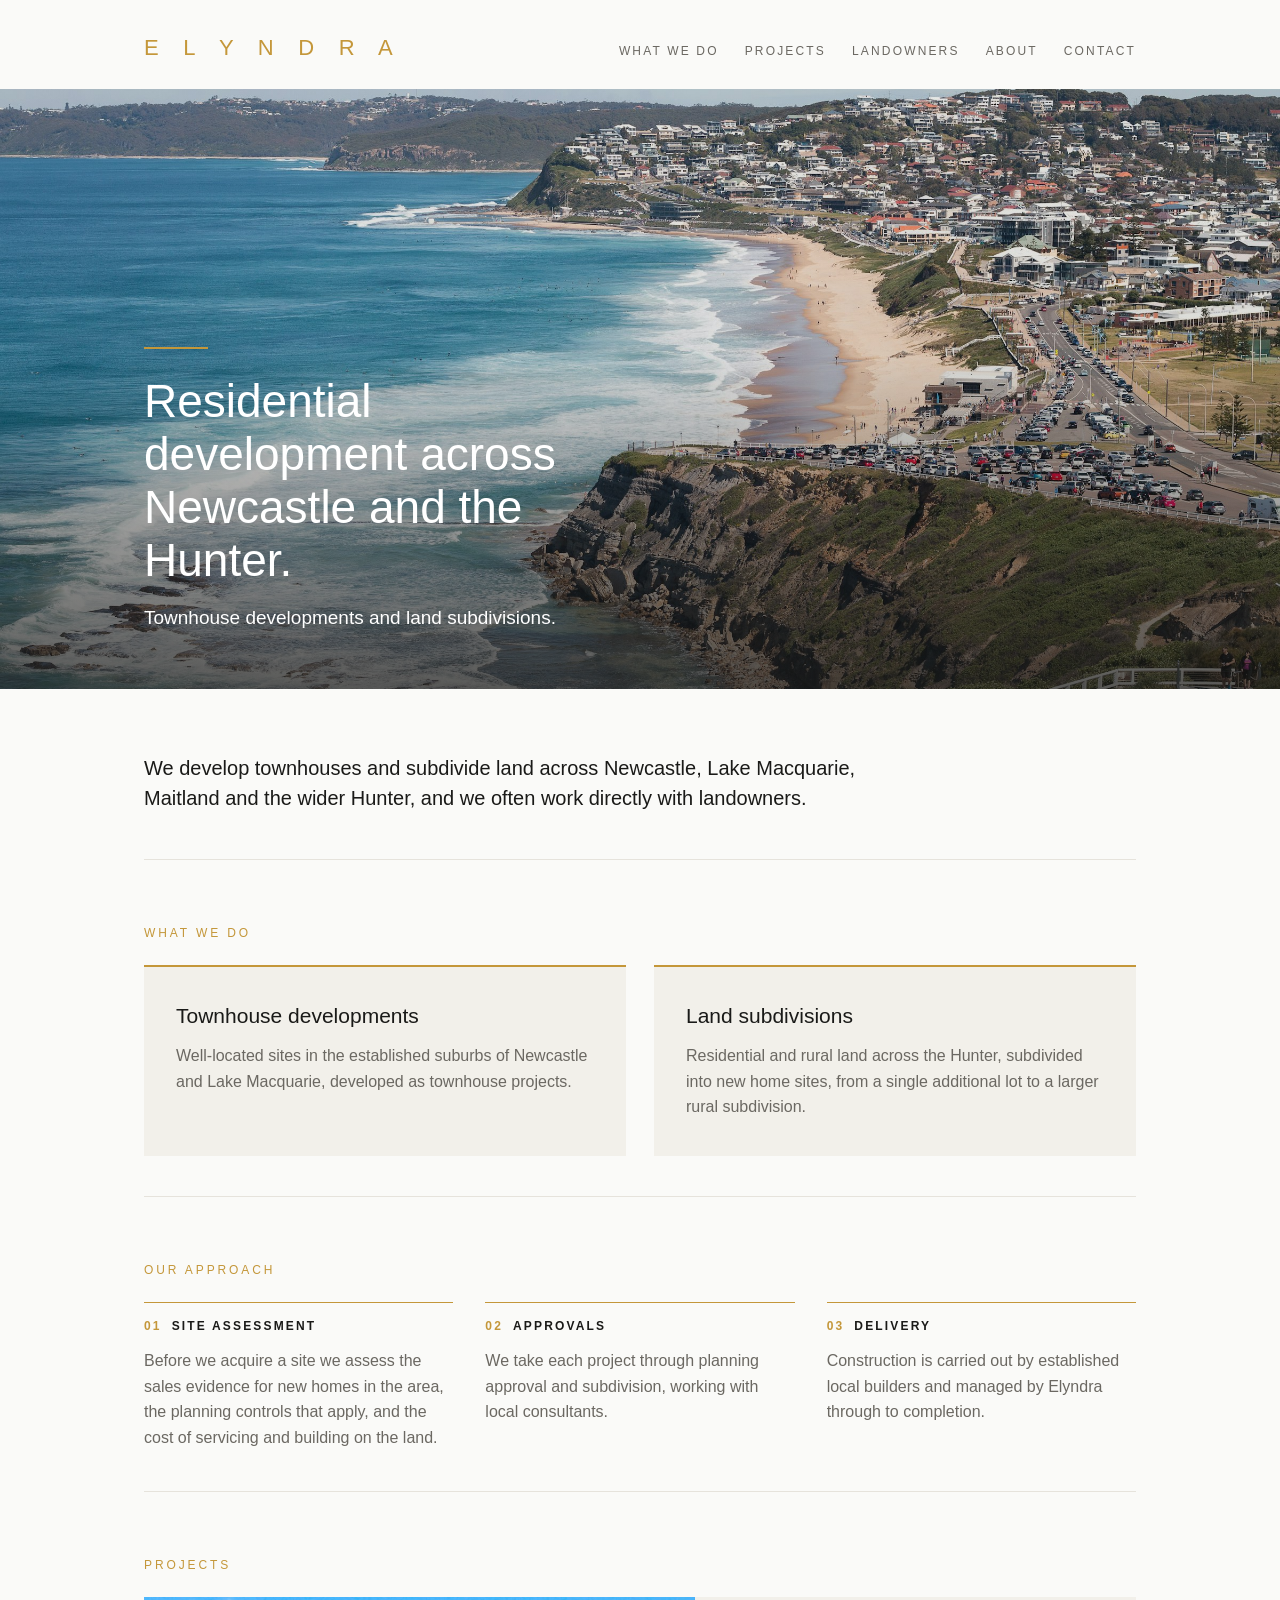
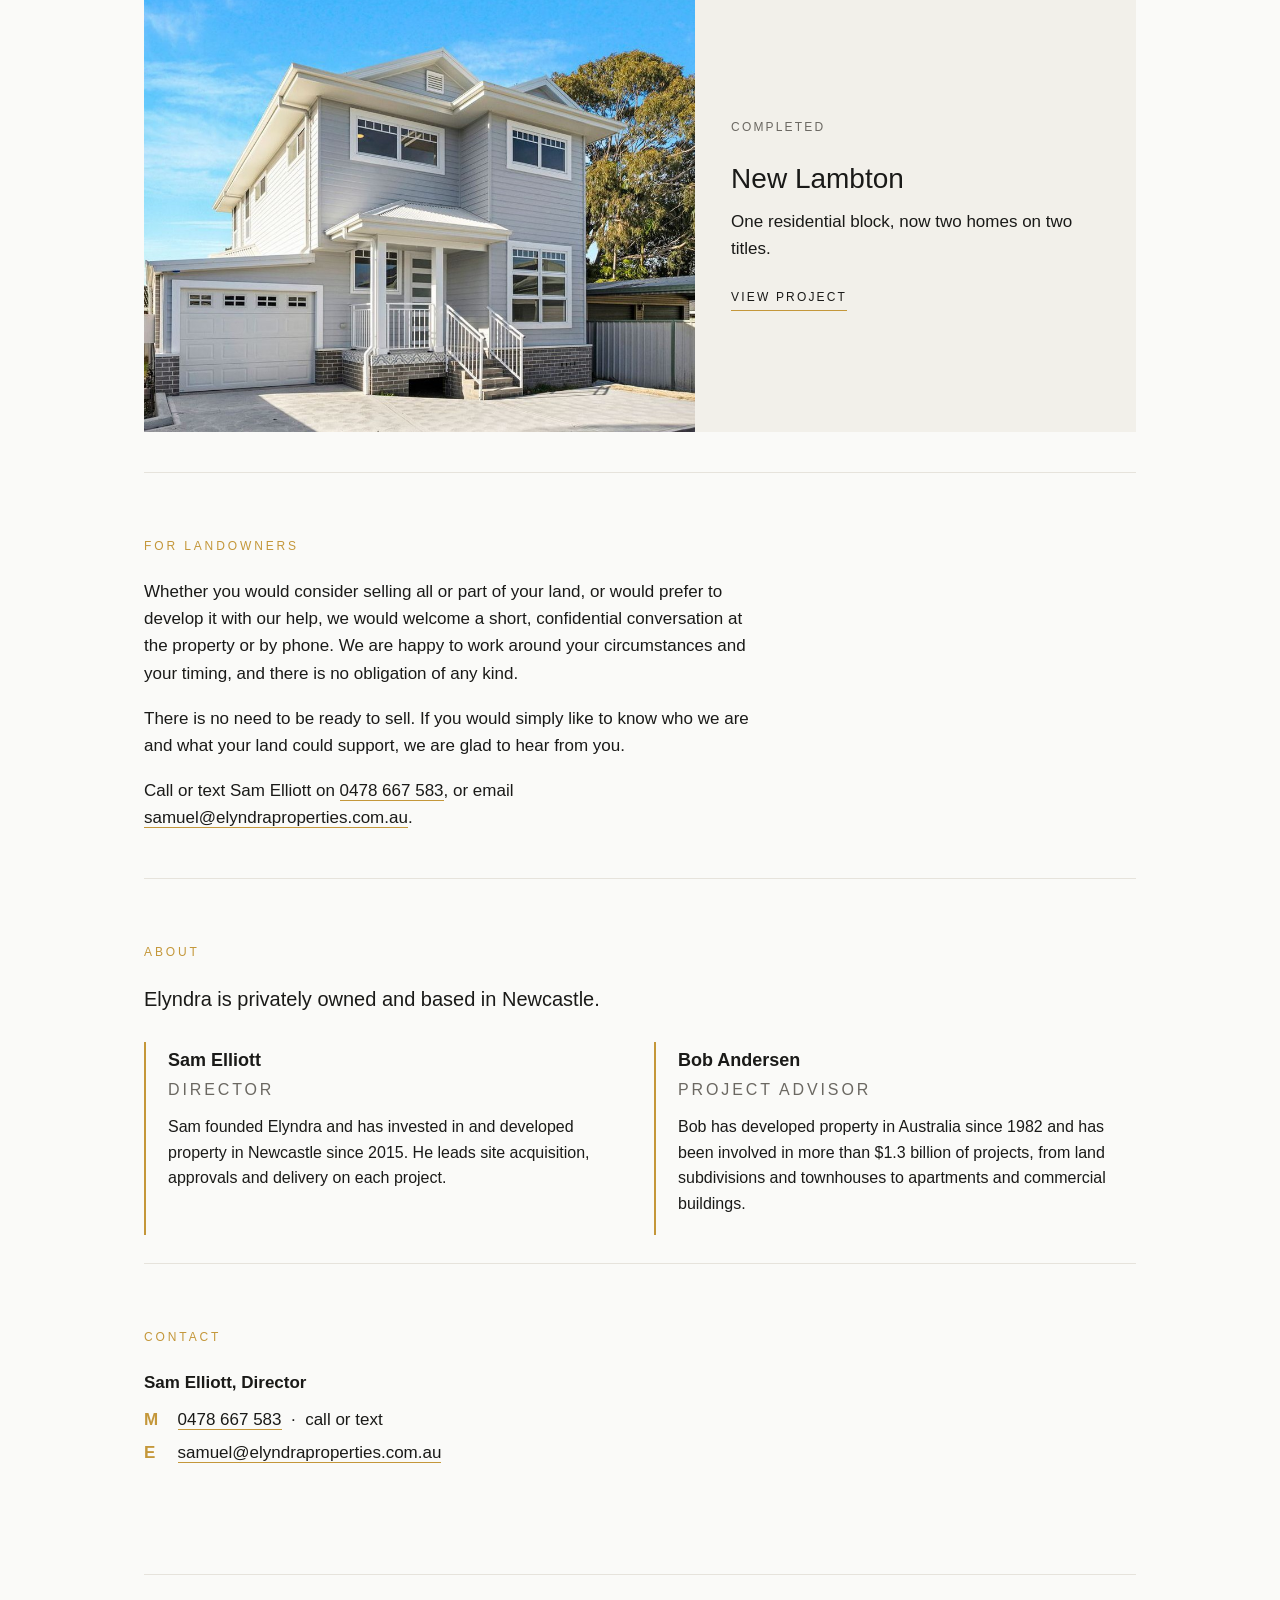
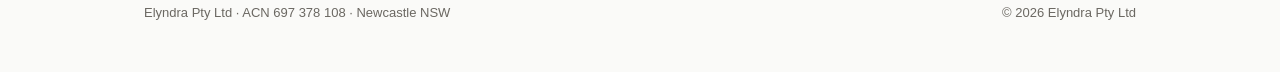
<file: index.html>
<!doctype html>
<html lang="en-AU">
<head>
<meta charset="utf-8">
<meta name="viewport" content="width=device-width, initial-scale=1">
<title>Elyndra · Residential development, Newcastle and the Hunter</title>
<meta name="description" content="Elyndra is a residential development company based in Newcastle. We develop townhouses and subdivide land across Newcastle, Lake Macquarie, Maitland and the wider Hunter.">
<meta property="og:type" content="website">
<meta property="og:site_name" content="Elyndra">
<meta property="og:title" content="Elyndra · Residential development, Newcastle and the Hunter">
<meta property="og:description" content="Townhouse developments and land subdivisions across Newcastle, Lake Macquarie, Maitland and the wider Hunter.">
<meta property="og:url" content="https://elyndraproperties.com.au/">
<meta property="og:image" content="https://elyndraproperties.com.au/images/newcastle-coast.jpg">
<meta name="twitter:card" content="summary_large_image">
<link rel="stylesheet" href="style.css">
</head>
<body>

<div class="wrap">
<header>
  <a class="mark" href="index.html">E L Y N D R A</a>
  <nav aria-label="Main">
    <a href="#what-we-do">What we do</a>
    <a href="#projects">Projects</a>
    <a href="#landowners">Landowners</a>
    <a href="#about">About</a>
    <a href="#contact">Contact</a>
  </nav>
</header>
</div>

<div class="hero" style="background-image:url('images/newcastle-coast.jpg')">
  <div class="wrap">
    <div class="bar"></div>
    <h1>Residential development across Newcastle and the Hunter.</h1>
    <p>Townhouse developments and land subdivisions.</p>
  </div>
</div>

<div class="wrap">

<section>
  <p class="lede">We develop townhouses and subdivide land across Newcastle, Lake Macquarie, Maitland and the wider Hunter, and we often work directly with landowners.</p>
</section>

<section id="what-we-do">
  <h2>What we do</h2>
  <div class="two">
    <div>
      <h3>Townhouse developments</h3>
      <p>Well-located sites in the established suburbs of Newcastle and Lake Macquarie, developed as townhouse projects.</p>
    </div>
    <div>
      <h3>Land subdivisions</h3>
      <p>Residential and rural land across the Hunter, subdivided into new home sites, from a single additional lot to a larger rural subdivision.</p>
    </div>
  </div>
</section>

<section>
  <h2>Our approach</h2>
  <div class="three">
    <div><h3><span class="num">01</span>Site assessment</h3><p>Before we acquire a site we assess the sales evidence for new homes in the area, the planning controls that apply, and the cost of servicing and building on the land.</p></div>
    <div><h3><span class="num">02</span>Approvals</h3><p>We take each project through planning approval and subdivision, working with local consultants.</p></div>
    <div><h3><span class="num">03</span>Delivery</h3><p>Construction is carried out by established local builders and managed by Elyndra through to completion.</p></div>
  </div>
</section>

<section id="projects">
  <h2>Projects</h2>
  <a class="project" href="new-lambton.html">
    <img src="images/mackie-rear-home-hero.jpg" alt="The new home at New Lambton" width="975" height="770">
    <div class="txt">
      <p class="meta">Completed</p>
      <h3>New Lambton</h3>
      <p>One residential block, now two homes on two titles.</p>
      <span class="go">View project</span>
    </div>
  </a>
</section>

<section id="landowners">
  <h2>For landowners</h2>
  <div class="narrow">
    <p>Whether you would consider selling all or part of your land, or would prefer to develop it with our help, we would welcome a short, confidential conversation at the property or by phone. We are happy to work around your circumstances and your timing, and there is no obligation of any kind.</p>
    <p>There is no need to be ready to sell. If you would simply like to know who we are and what your land could support, we are glad to hear from you.</p>
    <p>Call or text Sam Elliott on <a href="tel:+61478667583">0478 667 583</a>, or email <a href="mailto:samuel@elyndraproperties.com.au">samuel@elyndraproperties.com.au</a>.</p>
  </div>
</section>

<section id="about">
  <h2>About</h2>
  <p class="lede">Elyndra is privately owned and based in Newcastle.</p>
  <div class="team">
    <div class="person">
      <h3>Sam Elliott</h3>
      <p class="meta">Director</p>
      <p>Sam founded Elyndra and has invested in and developed property in Newcastle since 2015. He leads site acquisition, approvals and delivery on each project.</p>
    </div>
    <div class="person">
      <h3>Bob Andersen</h3>
      <p class="meta">Project Advisor</p>
      <p>Bob has developed property in Australia since 1982 and has been involved in more than $1.3 billion of projects, from land subdivisions and townhouses to apartments and commercial buildings.</p>
    </div>
  </div>
</section>

<section id="contact">
  <h2>Contact</h2>
  <p class="contact-name">Sam Elliott, Director</p>
  <div class="contact">
    <span class="k">M</span><span><a href="tel:+61478667583">0478 667 583</a> &nbsp;·&nbsp; call or text</span>
    <span class="k">E</span><span><a href="mailto:samuel@elyndraproperties.com.au">samuel@elyndraproperties.com.au</a></span>
  </div>
</section>

<footer>
  <span>Elyndra Pty Ltd · ACN 697 378 108 · Newcastle NSW</span>
  <span>© 2026 Elyndra Pty Ltd</span>
</footer>

</div>
</body>
</html>
</file>
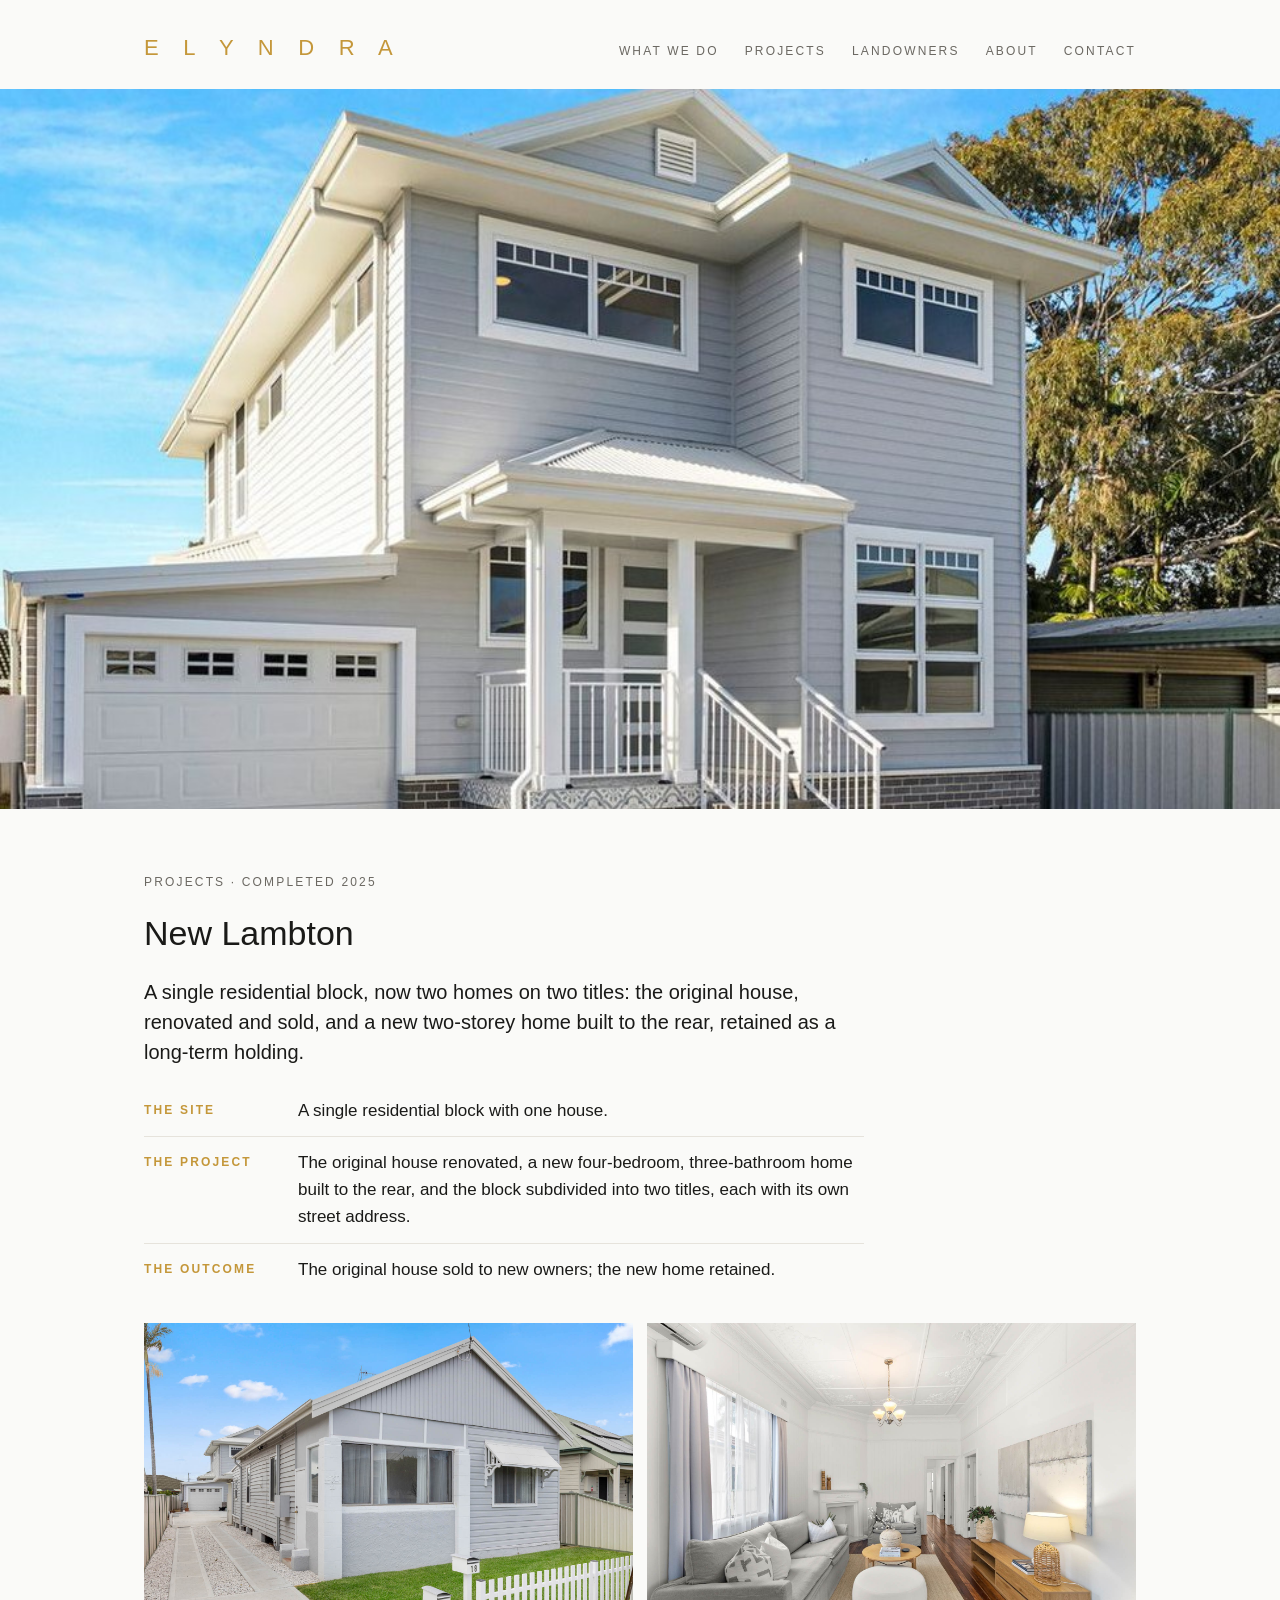
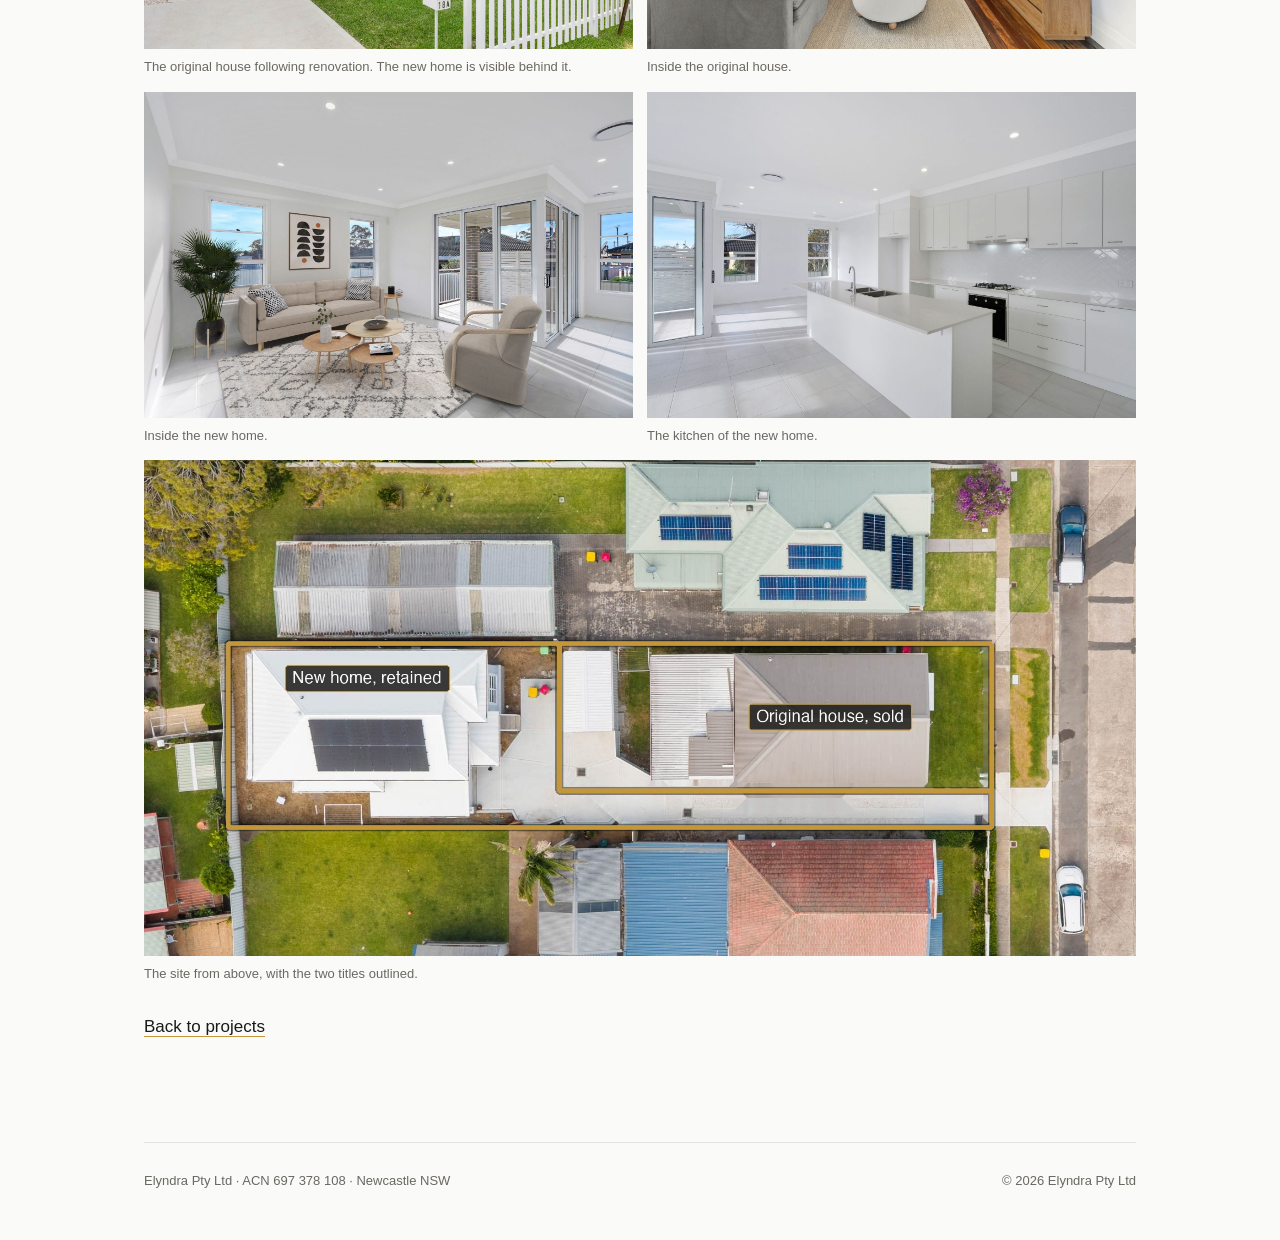
<file: new-lambton.html>
<!doctype html>
<html lang="en-AU">
<head>
<meta charset="utf-8">
<meta name="viewport" content="width=device-width, initial-scale=1">
<title>New Lambton · Elyndra</title>
<meta name="description" content="A completed Elyndra project in New Lambton: one residential block, now two homes on two titles.">
<meta property="og:type" content="article">
<meta property="og:site_name" content="Elyndra">
<meta property="og:title" content="New Lambton · Elyndra">
<meta property="og:description" content="A completed Elyndra project in New Lambton: one residential block, now two homes on two titles.">
<meta property="og:url" content="https://elyndraproperties.com.au/new-lambton.html">
<meta property="og:image" content="https://elyndraproperties.com.au/images/mackie-rear-home-hero.jpg">
<meta name="twitter:card" content="summary_large_image">
<link rel="stylesheet" href="style.css">
</head>
<body>

<div class="wrap">
<header>
  <a class="mark" href="index.html">E L Y N D R A</a>
  <nav aria-label="Main">
    <a href="index.html#what-we-do">What we do</a>
    <a href="index.html#projects">Projects</a>
    <a href="index.html#landowners">Landowners</a>
    <a href="index.html#about">About</a>
    <a href="index.html#contact">Contact</a>
  </nav>
</header>
</div>

<figure class="lead-photo">
  <img src="images/mackie-rear-home-hero.jpg" alt="The new home at New Lambton" width="975" height="770">
</figure>

<div class="wrap">

<section>
  <p class="meta">Projects · Completed 2025</p>
  <h1>New Lambton</h1>
  <p class="lede">A single residential block, now two homes on two titles: the original house, renovated and sold, and a new two-storey home built to the rear, retained as a long-term holding.</p>
  <dl class="facts">
    <div><dt>The site</dt><dd>A single residential block with one house.</dd></div>
    <div><dt>The project</dt><dd>The original house renovated, a new four-bedroom, three-bathroom home built to the rear, and the block subdivided into two titles, each with its own street address.</dd></div>
    <div><dt>The outcome</dt><dd>The original house sold to new owners; the new home retained.</dd></div>
  </dl>
  <div class="gallery">
    <figure><img src="images/mackie-front-and-rear.jpg" alt="The renovated original house, with the new home visible behind it" width="1800" height="1200"><figcaption>The original house following renovation. The new home is visible behind it.</figcaption></figure>
    <figure><img src="images/mackie-front-living.jpg" alt="Inside the renovated original house" width="1800" height="1200"><figcaption>Inside the original house.</figcaption></figure>
    <figure><img src="images/mackie-rear-living.jpg" alt="Inside the new home" width="1798" height="1200"><figcaption>Inside the new home.</figcaption></figure>
    <figure><img src="images/mackie-rear-kitchen.jpg" alt="The kitchen of the new home" width="1800" height="1200"><figcaption>The kitchen of the new home.</figcaption></figure>
    <figure class="wide"><img src="images/mackie-aerial-two-lots.jpg" alt="The site from above, with the two titles outlined: the original house at the front and the new home at the rear" width="1800" height="1200"><figcaption>The site from above, with the two titles outlined.</figcaption></figure>
  </div>
  <p style="margin-top:28px"><a href="index.html#projects">Back to projects</a></p>
</section>

<footer>
  <span>Elyndra Pty Ltd · ACN 697 378 108 · Newcastle NSW</span>
  <span>© 2026 Elyndra Pty Ltd</span>
</footer>

</div>
</body>
</html>
</file>
<file: style.css>
:root { --ink:#1A1A18; --gold:#C4973A; --paper:#FAFAF8; --stone:#6B6862; --rule:#E6E3DC; --wash:#F2F0EA; }
* { box-sizing:border-box; }
html { scroll-behavior:smooth; }
html,body { margin:0; background:var(--paper); color:var(--ink); font-family:Helvetica, Arial, sans-serif; font-size:17px; line-height:1.6; -webkit-font-smoothing:antialiased; }
a { color:var(--ink); text-decoration:none; border-bottom:1px solid var(--gold); }
a:hover { color:var(--gold); }
.wrap { max-width:1040px; margin:0 auto; padding:0 24px; }
.narrow { max-width:720px; }

header { padding:30px 0 24px; display:flex; justify-content:space-between; align-items:baseline; flex-wrap:wrap; gap:10px 24px; }
.mark { font-size:22px; letter-spacing:0.42em; color:var(--gold); font-weight:400; border:0; }
.mark:hover { color:var(--gold); }
nav { display:flex; gap:26px; flex-wrap:wrap; }
nav a { font-size:12px; letter-spacing:0.18em; text-transform:uppercase; color:var(--stone); border:0; }
nav a:hover { color:var(--ink); }

/* Top of the home page: photo version */
.hero { position:relative; margin:0; height:600px; background:var(--ink) center/cover no-repeat; }
.hero::after { content:""; position:absolute; inset:0; background:linear-gradient(180deg, rgba(26,26,24,0.10) 0%, rgba(26,26,24,0.15) 45%, rgba(26,26,24,0.72) 100%); }
.hero .wrap { position:relative; z-index:1; height:100%; display:flex; flex-direction:column; justify-content:flex-end; padding-bottom:56px; }
.hero h1 { color:#fff; font-size:46px; line-height:1.15; max-width:17ch; margin:0 0 16px; }
.hero p { color:#fff; font-size:19px; margin:0; max-width:46ch; }
.hero .bar { width:64px; height:2px; background:var(--gold); margin:0 0 26px; }
/* Top of the home page: dark band version */
.hero.band { height:auto; background:var(--ink); }
.hero.band::after { display:none; }
.hero.band .wrap { padding-top:110px; padding-bottom:104px; }
.hero.band h1 { color:var(--paper); }
.hero.band p { color:#CFCBC2; }

/* Project page photo */
.lead-photo { margin:0; }
.lead-photo img { width:100%; height:auto; max-height:720px; object-fit:cover; object-position:35% 45%; display:block; }

section { padding:64px 0 28px; scroll-margin-top:12px; }
section + section { border-top:1px solid var(--rule); }
h1 { font-size:34px; line-height:1.25; font-weight:400; margin:0 0 22px; max-width:28ch; }
h2 { font-size:12px; letter-spacing:0.24em; text-transform:uppercase; color:var(--gold); font-weight:400; margin:0 0 22px; }
h3 { font-size:21px; font-weight:400; margin:0 0 10px; }
p { margin:0 0 18px; max-width:66ch; }
.lede { font-size:20px; line-height:1.5; }
.meta { font-size:12px; letter-spacing:0.18em; text-transform:uppercase; color:var(--stone); margin:0 0 20px; }

.two { display:grid; grid-template-columns:1fr 1fr; gap:28px; margin:8px 0 12px; }
.two > div { background:var(--wash); padding:32px 32px 18px; border-top:2px solid var(--gold); }
.two p { font-size:16px; color:var(--stone); }

.three { display:grid; grid-template-columns:repeat(3,1fr); gap:32px; margin:8px 0 12px; }
.three h3 { font-size:12px; letter-spacing:0.18em; text-transform:uppercase; font-weight:700; padding-top:14px; border-top:1px solid var(--gold); margin-bottom:12px; }
.three p { font-size:16px; color:var(--stone); margin:0; }
.three .num { color:var(--gold); margin-right:10px; }

.project { display:grid; grid-template-columns:1.25fr 1fr; gap:0; border:0; background:var(--wash); margin:8px 0 12px; }
.project:hover { color:var(--ink); }
.project img { width:100%; height:100%; min-height:320px; object-fit:cover; object-position:35% 45%; display:block; }
.project .txt { padding:40px 36px; display:flex; flex-direction:column; justify-content:center; }
.project h3 { font-size:28px; margin-bottom:6px; }
.project .go { font-size:12px; letter-spacing:0.18em; text-transform:uppercase; color:var(--ink); border-bottom:1px solid var(--gold); align-self:flex-start; padding-bottom:2px; margin-top:8px; }

.steps { list-style:none; margin:0 0 16px; padding:0; max-width:720px; }
.steps li { display:grid; grid-template-columns:72px 1fr; gap:14px; padding:10px 0; border-top:1px solid var(--rule); }
.steps li:first-child { border-top:0; }
.steps .yr { color:var(--gold); font-weight:700; letter-spacing:0.04em; }
.facts { margin:0 0 16px; max-width:720px; }
.facts div { display:grid; grid-template-columns:140px 1fr; gap:14px; padding:12px 0; border-top:1px solid var(--rule); }
.facts div:first-child { border-top:0; }
.facts dt { color:var(--gold); font-size:12px; letter-spacing:0.18em; text-transform:uppercase; font-weight:700; padding-top:4px; }
.facts dd { margin:0; }
.gallery { display:grid; grid-template-columns:1fr 1fr; gap:14px; margin:28px 0 8px; }
.gallery figure { margin:0; }
.gallery img { width:100%; height:auto; aspect-ratio:3/2; object-fit:cover; display:block; }
.gallery figcaption { font-size:13px; color:var(--stone); margin-top:8px; }
.gallery .wide { grid-column:1 / -1; }
.gallery .wide img { aspect-ratio:2/1; }

.team { display:grid; grid-template-columns:1fr 1fr; gap:28px; margin-top:28px; }
.person { padding:4px 0 0 22px; border-left:2px solid var(--gold); }
.person h3 { font-size:18px; font-weight:700; margin-bottom:2px; }
.person .meta { margin-bottom:12px; }
.person p { font-size:16px; }

.contact-name { font-weight:700; margin:0 0 10px; }
.contact { display:grid; grid-template-columns:auto 1fr; gap:6px 18px; align-items:baseline; margin:8px 0 24px; }
.contact .k { color:var(--gold); font-weight:700; letter-spacing:0.08em; }
footer { border-top:1px solid var(--rule); margin-top:56px; padding:28px 0 48px; font-size:13px; color:var(--stone); display:flex; justify-content:space-between; flex-wrap:wrap; gap:8px; }
.credit { font-size:11px; color:var(--stone); }
.credit a { color:var(--stone); border:0; }

@media (max-width:760px) {
  html,body { font-size:16px; }
  h1 { font-size:27px; }
  .lede { font-size:18px; }
  section { padding:48px 0 16px; }
  nav { width:100%; gap:6px 18px; padding-top:6px; border-top:1px solid var(--rule); }
  nav a { font-size:11px; letter-spacing:0.14em; padding:6px 0; }
  .hero { height:460px; }
  .hero h1 { font-size:32px; }
  .hero p { font-size:17px; }
  .hero .wrap { padding-bottom:36px; }
  .hero.band .wrap { padding-top:64px; padding-bottom:60px; }
  .two, .three, .project { grid-template-columns:1fr; gap:24px; }
  .project { gap:0; }
  .project img { min-height:0; aspect-ratio:3/2; }
  .project .txt { padding:28px 24px; }
  .gallery { grid-template-columns:1fr; }
  .gallery .wide img { aspect-ratio:3/2; }
  .facts div { grid-template-columns:1fr; gap:4px; }
  .team { grid-template-columns:1fr; }
  .person { padding-left:16px; }
  header { padding-top:24px; }
}
</file>
